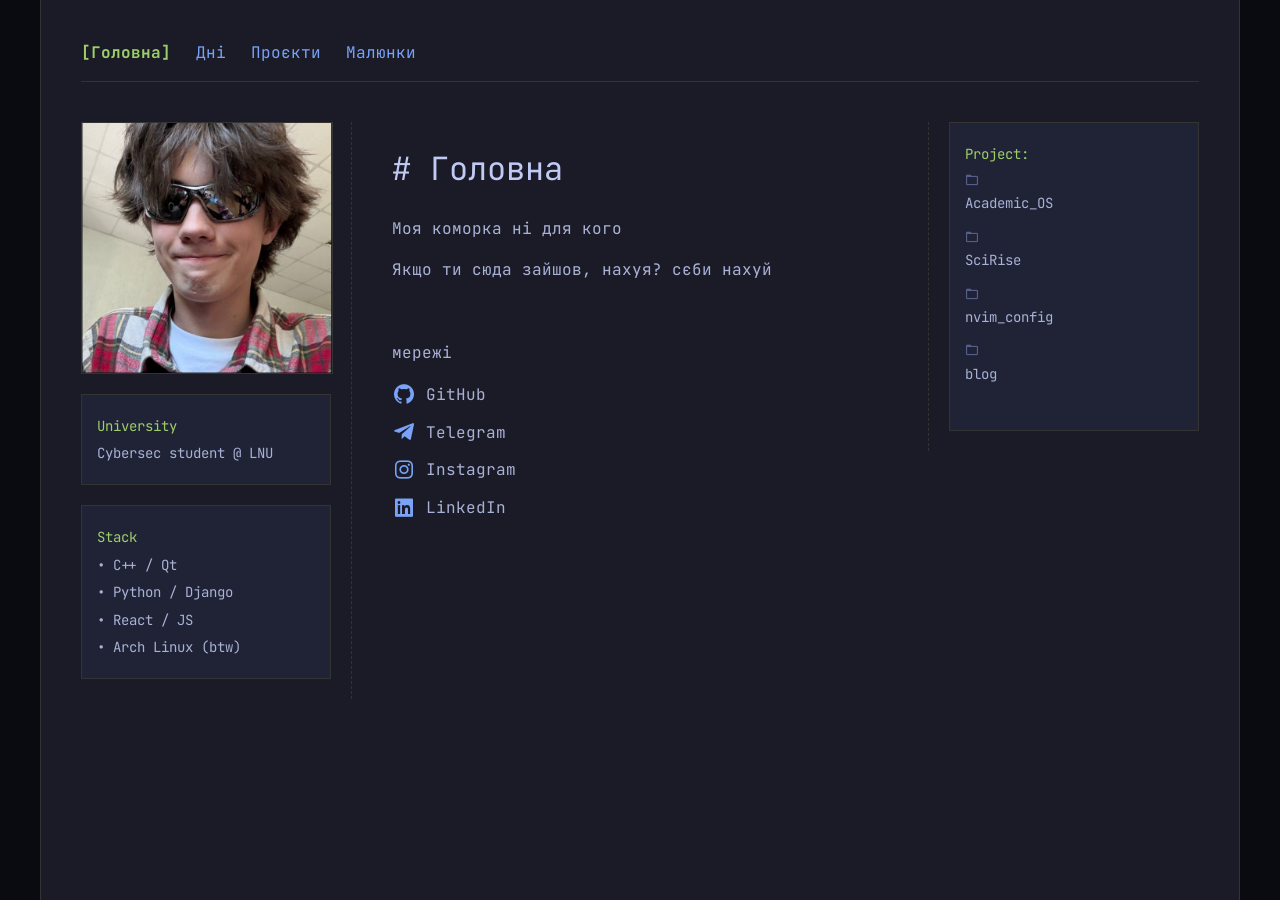
<file: index.html>
<!DOCTYPE html>
<html lang="uk">
<head>
    <meta charset="UTF-8">
    <meta name="viewport" content="width=device-width, initial-scale=1.0">
    <title>~/my_hub</title>
    <link rel="stylesheet" href="style.css">
    <link href='https://unpkg.com/boxicons@2.1.4/css/boxicons.min.css' rel='stylesheet'>
</head>
<body>
    <div class="container">
        
        <nav class="navigation">
            <a href="index.html" class="active">[Головна]</a>
            <a href="pages/about_day.html">Дні</a>
            <a href="pages/project.html">Проєкти</a>
            <a href="pages/drawings.html">Малюнки</a>
        </nav>

        <div class="layout-3col">
            
            <aside class="sidebar-left">
                <div class="profile-photo">
                    <img src="avatar.png" alt="Profile">
                </div>

                <div class="sidebar-widget" style="margin-bottom: 20px;">
                    <p><span class="cmd-prompt">University</span></p>
                    <p>Cybersec student @ LNU</p>
                </div>

                <div class="sidebar-widget">
                    <p><span class="cmd-prompt">Stack</span></p>
                    <p>• C++ / Qt</p>
                    <p>• Python / Django</p>
                    <p>• React / JS</p>
                    <p>• Arch Linux (btw)</p>
                </div>
            </aside>

            <main class="main-content">
                <h1># Головна</h1>
                <p>Моя коморка ні для кого</p>
                <p>Якщо ти сюда зайшов, нахуя? сєби нахуй</p>
                <br>
                
                <p>мережі</p>
                <ul class="social-links">
                    <li><a href="https://github.com/lomon23" target="_blank"><i class='bx bxl-github'></i> GitHub</a></li>
                    <li><a href="https://t.me/Oooostaapppp" target="_blank"><i class='bx bxl-telegram'></i> Telegram</a></li>
                    <li><a href="https://www.instagram.com/ostap.krochak/" target="_blank"><i class='bx bxl-instagram'></i> Instagram</a></li>
                    <li><a href="https://www.linkedin.com/in/ostap-krochak-135496327" target="_blank"><i class='bx bxl-linkedin-square'></i> LinkedIn</a></li>
                </ul>
            </main>

            <aside class="sidebar-right">
                <div class="sidebar-widget">
                    <p><span class="cmd-prompt">Project:</span></p>
                    <ul class="repo-list">
                        <li><i class='bx bx-folder'></i> <a href="https://github.com/lomon23/AcademicOs">Academic_OS</a></li>
                        <li><i class='bx bx-folder'></i> <a href="https://github.com/lomon23/SciRise">SciRise</a></li>
                        <li><i class='bx bx-folder'></i> <a href="https://github.com/lomon23/nvim_config">nvim_config</a></li>
                        <li><i class='bx bx-folder'></i> <a href="https://github.com/lomon23/labsss">blog</a></li>
                    </ul>
                </div>
            </aside>

        </div> </div> </body>
</html>
</file>
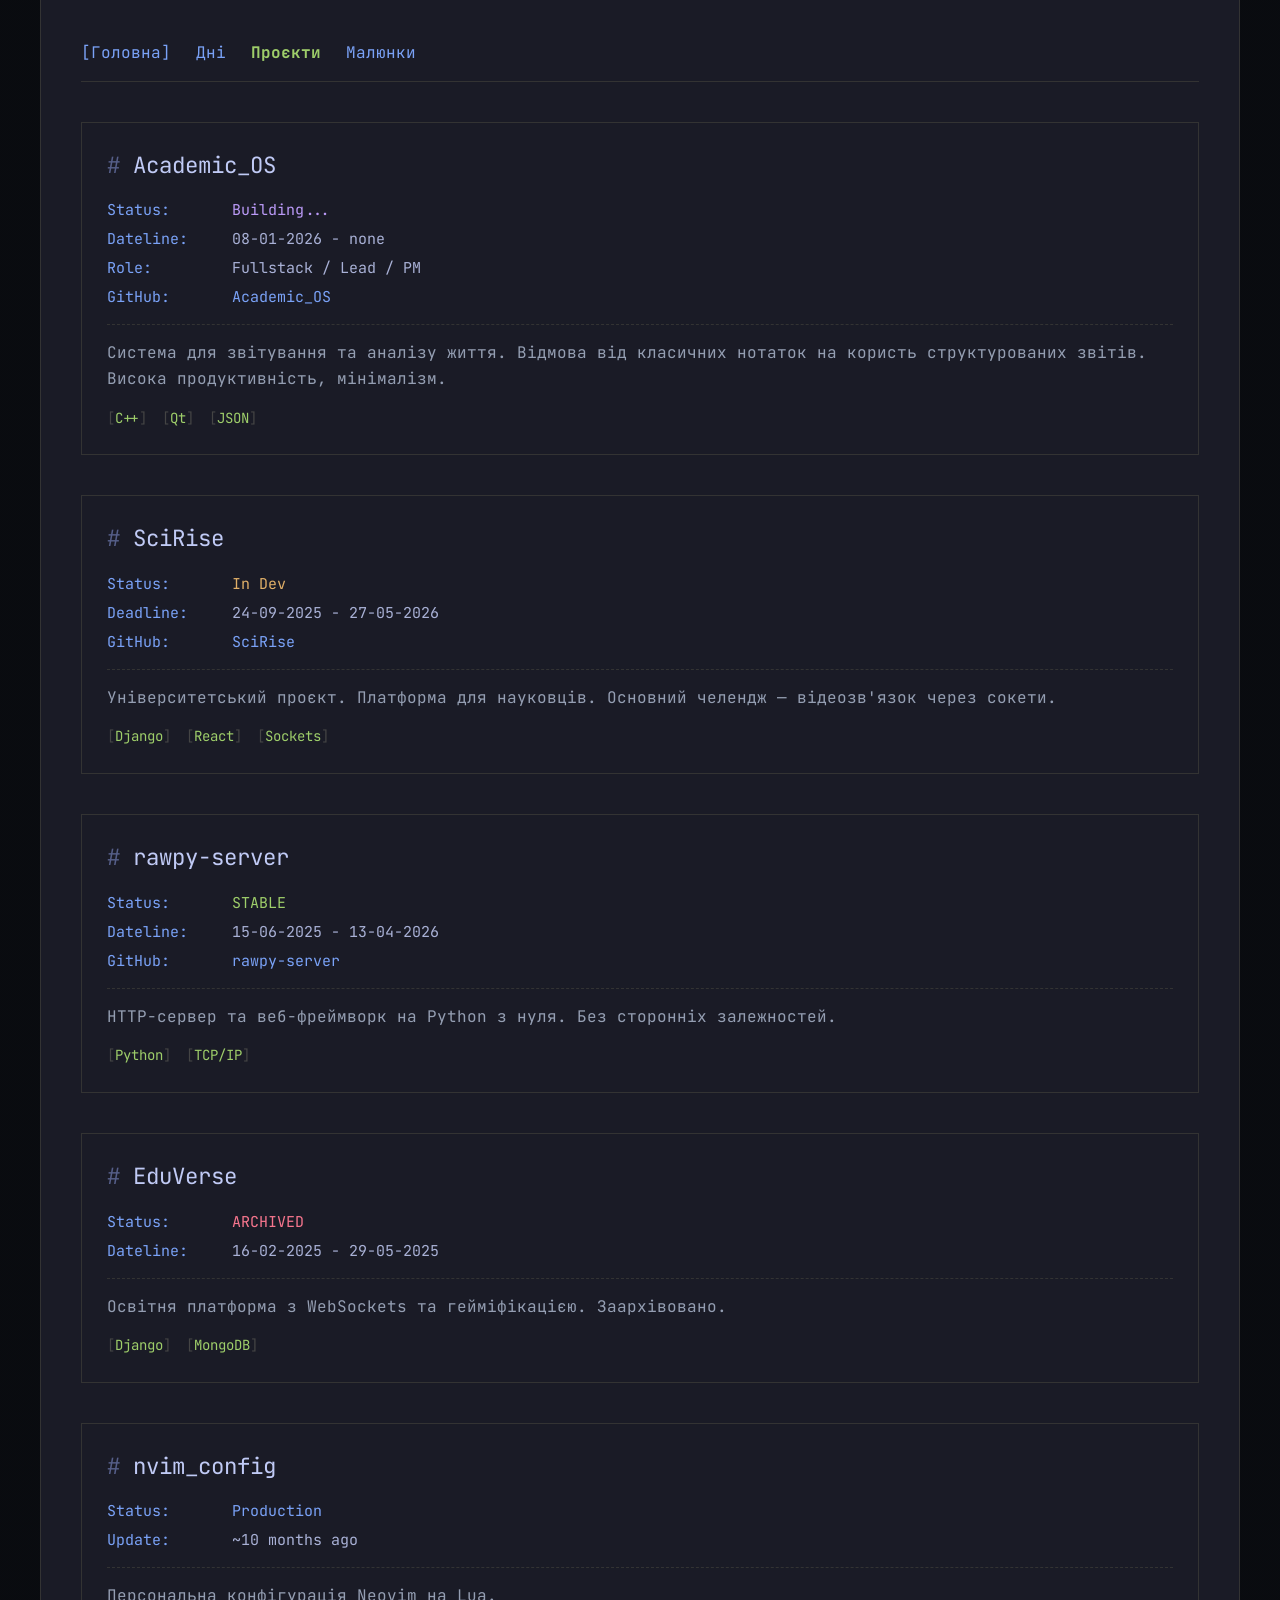
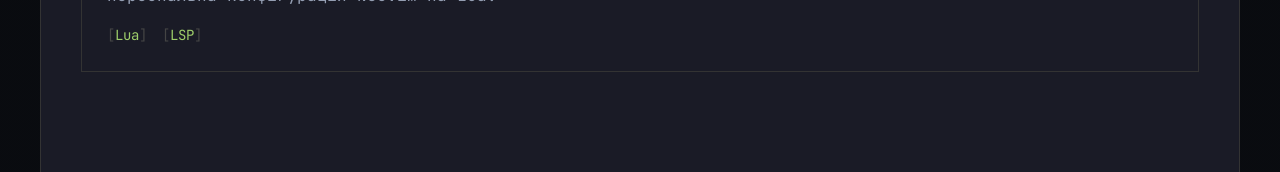
<file: pages/project.html>
<!DOCTYPE html>
<html lang="uk">
<head>
    <meta charset="UTF-8">
    <meta name="viewport" content="width=device-width, initial-scale=1.0">
    <link rel="stylesheet" href="../style.css"> 
    <link rel="stylesheet" href="../styles/project.css">  
    <link href='https://unpkg.com/boxicons@2.1.4/css/boxicons.min.css' rel='stylesheet'>
    <title>Проєкти</title>
</head>
<body>
    <div class="container">

        <nav class="navigation">
            <a href="../index.html">[Головна]</a>
            <a href="about_day.html">Дні</a>
            <a href="project.html" class="active">Проєкти</a>
            <a href="drawings.html">Малюнки</a>
        </nav>

        <div class="layout-3col">
            

            <main class="main-content">
                <div class="projects-list">

                    <section class="project-block">
                        <span class="project-title">Academic_OS</span>
                        <div class="project-info">
                            <div class="info-label">Status:</div>
                            <div class="info-value" style="color: #bb9af7;">Building...</div>
                            <div class="info-label">Dateline:</div>
                            <div class="info-value">08-01-2026 - none</div>
                            <div class="info-label">Role:</div>
                            <div class="info-value">Fullstack / Lead / PM</div>
                            <div class="info-label">GitHub:</div>
                            <div class="info-value"><a href="https://github.com/lomon23/AcademicOs" target="_blank" style="color: #7aa2f7;">Academic_OS</a></div>
                        </div>
                        <div class="project-desc">
                            Система для звітування та аналізу життя. Відмова від класичних нотаток на користь структурованих звітів. Висока продуктивність, мінімалізм.
                        </div>
                        <ul class="stack-list">
                            <li>C++</li><li>Qt</li><li>JSON</li>
                        </ul>
                    </section>

                    <section class="project-block">
                        <span class="project-title">SciRise</span>
                        <div class="project-info">
                            <div class="info-label">Status:</div>
                            <div class="info-value" style="color: #e0af68;">In Dev</div>
                            <div class="info-label">Deadline:</div>
                            <div class="info-value">24-09-2025 - 27-05-2026</div>
                            <div class="info-label">GitHub:</div>
                            <div class="info-value"><a href="https://github.com/lomon23/SciRise" target="_blank" style="color: #7aa2f7;">SciRise</a></div>
                        </div>
                        <div class="project-desc">
                            Університетський проєкт. Платформа для науковців. Основний челендж — відеозв'язок через сокети.
                        </div>
                        <ul class="stack-list">
                            <li>Django</li><li>React</li><li>Sockets</li>
                        </ul>
                    </section>

                    <section class="project-block">
                        <span class="project-title">rawpy-server</span>
                        <div class="project-info">
                            <div class="info-label">Status:</div>
                            <div class="info-value" style="color: #9ece6a;">STABLE</div>
                            <div class="info-label">Dateline:</div>
                            <div class="info-value">15-06-2025 - 13-04-2026</div>
                            <div class="info-label">GitHub:</div>
                            <div class="info-value"><a href="https://github.com/lomon23/rawpy-server" target="_blank" style="color: #7aa2f7;">rawpy-server</a></div>
                        </div>
                        <div class="project-desc">
                            HTTP-сервер та веб-фреймворк на Python з нуля. Без сторонніх залежностей.
                        </div>
                        <ul class="stack-list">
                            <li>Python</li><li>TCP/IP</li>
                        </ul>
                    </section>

                    <section class="project-block">
                        <span class="project-title">EduVerse</span>
                        <div class="project-info">
                            <div class="info-label">Status:</div>
                            <div class="info-value" style="color: #f7768e;">ARCHIVED</div>
                            <div class="info-label">Dateline:</div>
                            <div class="info-value">16-02-2025 - 29-05-2025</div>
                        </div>
                        <div class="project-desc">
                            Освітня платформа з WebSockets та гейміфікацією. Заархівовано.
                        </div>
                        <ul class="stack-list">
                            <li>Django</li><li>MongoDB</li>
                        </ul>
                    </section>

                    <section class="project-block">
                        <span class="project-title">nvim_config</span>
                        <div class="project-info">
                            <div class="info-label">Status:</div>
                            <div class="info-value" style="color: #7aa2f7;">Production</div>
                            <div class="info-label">Update:</div>
                            <div class="info-value">~10 months ago</div>
                        </div>
                        <div class="project-desc">
                            Персональна конфігурація Neovim на Lua.
                        </div>
                        <ul class="stack-list">
                            <li>Lua</li><li>LSP</li>
                        </ul>
                    </section>

                </div>
            </main>

            

        </div> 
    </div>
 </body>
</html>
</file>
<file: styles/project.css>
.projects-list {
    display: flex;
    flex-direction: column;
    gap: 40px;
}

.project-block {
    border: 1px solid #333;
    padding: 25px;
    position: relative;
    background-color: #1a1b26;
    transition: border-color 0.3s ease;
}

.project-block:hover {
    border-color: #565f89;
}

.project-title {
    color: #c0caf5;
    font-size: 1.4em;
    margin-bottom: 15px;
    display: block;
}

.project-title::before { 
    content: "# "; 
    color: #565f89; 
}

.project-info {
    display: grid;
    grid-template-columns: 120px 1fr;
    gap: 5px;
    font-size: 15px;
    margin-bottom: 15px;
}

.info-label { color: #7aa2f7; }
.info-value { color: #a9b1d6; }
.info-value a { color: #bb9af7; text-decoration: none; }
.info-value a:hover { text-decoration: underline; }

.project-desc {
    border-top: 1px dashed #333;
    padding-top: 15px;
    color: #949eb2;
    margin-bottom: 15px;
}

.stack-list {
    list-style: none;
    padding: 0;
    display: flex;
    gap: 15px;
    margin: 0;
}

.stack-list li { color: #9ece6a; font-size: 14px; }
.stack-list li::before { content: "["; color: #444; }
.stack-list li::after { content: "]"; color: #444; }

/* Анімація статусів */
@keyframes pulse {
    0%, 100% { opacity: 1; }
    50% { opacity: 0.5; }
}

.info-value[style*="color: #bb9af7"], 
.info-value[style*="color: #e0af68"] {
    animation: pulse 2s infinite ease-in-out;
}
</file>
<file: style.css>
@import url('https://fonts.googleapis.com/css2?family=JetBrains+Mono:wght@400;700&display=swap');
@import url('https://unpkg.com/boxicons@2.1.4/css/boxicons.min.css');

/* =========================================
   БАЗОВІ НАЛАШТУВАННЯ ТА ФОН
   ========================================= */
html {
    background-color: #0a0b10;
}

body {
    margin: 0;
    padding: 0;
    min-height: 100vh;
    /* Один блок фону: градієнт + картинка + фіксація при скролі */
    background: 
        linear-gradient(rgba(10, 11, 16, 0.85), rgba(10, 11, 16, 0.85)), 
        url('https://images.unsplash.com/photo-1464802686167-b939a6910659?q=80&w=1920') no-repeat center center fixed;
    background-size: cover;
    font-family: 'JetBrains Mono', monospace;
    color: #a9b1d6;
    line-height: 1.6;
}

/* =========================================
   ЦЕНТРАЛЬНИЙ БЛОК
   ========================================= */
.container {
    max-width: 1200px;
    margin: 0 auto;
    background-color: #1a1b26; 
    min-height: 100vh; 
    padding: 40px;
    box-sizing: border-box;
    border-left: 1px solid #333;
    border-right: 1px solid #333;
    display: flex;
    flex-direction: column;
}

h1, h2, h3 {
    color: #c0caf5;
    font-weight: normal;
}

/* =========================================
   НАВІГАЦІЯ
   ========================================= */
.navigation {
    margin-bottom: 40px;
    padding-bottom: 15px;
    border-bottom: 1px solid #333;
}

.navigation a {
    color: #7aa2f7;
    text-decoration: none;
    margin-right: 15px;
}

.navigation a:hover, .navigation a.active {
    color: #9ece6a;
    font-weight: bold;
}

/* =========================================
   ЛЕЙАУТ (РОЗУМНИЙ FLEXBOX ЗАМІСТЬ GRID)
   ========================================= */
.layout-3col {
    display: flex;
    gap: 40px;
    flex-grow: 1;
    align-items: flex-start;
}

.sidebar-left, .sidebar-right { 
    width: 250px;
    flex-shrink: 0; /* Сайдбари не звужуються */
}

.sidebar-left { 
    border-right: 1px dashed #333; 
    padding-right: 20px; 
}

.sidebar-right { 
    border-left: 1px dashed #333; 
    padding-left: 20px; 
}

.main-content {
    flex-grow: 1;
    min-width: 0; /* Запобігає розриву flex-контейнера довгим текстом */
    padding-bottom: 60px; 
}

/* =========================================
   ВІДЖЕТИ ТА ІНШЕ
   ========================================= */
.sidebar-widget {
    background-color: #1f2335;
    padding: 15px;
    border: 1px solid #333;
    font-size: 14px;
    margin-bottom: 20px;
}

.sidebar-widget p { margin: 5px 0; }
.cmd-prompt { color: #9ece6a; }

.profile-photo {
    width: 100%;
    aspect-ratio: 1;
    background-color: #1f2335;
    border: 1px solid #333;
    display: flex;
    align-items: center;
    justify-content: center;
    margin-bottom: 20px;
    overflow: hidden;
}

.profile-photo img { width: 100%; height: 100%; object-fit: cover; }

.social-links, .repo-list {
    list-style: none;
    padding: 0;
    margin: 0 0 30px 0;
}

.social-links li, .repo-list li { margin-bottom: 12px; }

.social-links a, .repo-list a {
    display: flex;
    align-items: center;
    color: #a9b1d6;
    text-decoration: none;
    transition: color 0.2s;
}

.social-links a i { font-size: 24px; margin-right: 10px; color: #7aa2f7; }
.repo-list i { margin-right: 8px; color: #565f89; }

.social-links a:hover { color: #9ece6a; }
.repo-list a:hover { color: #9ece6a; text-decoration: underline; }

@media (max-width: 1000px) {
    .layout-3col { flex-direction: column; }
    .sidebar-left, .sidebar-right { display: none; }
    .container { border: none; padding: 20px; }
}
</file>
